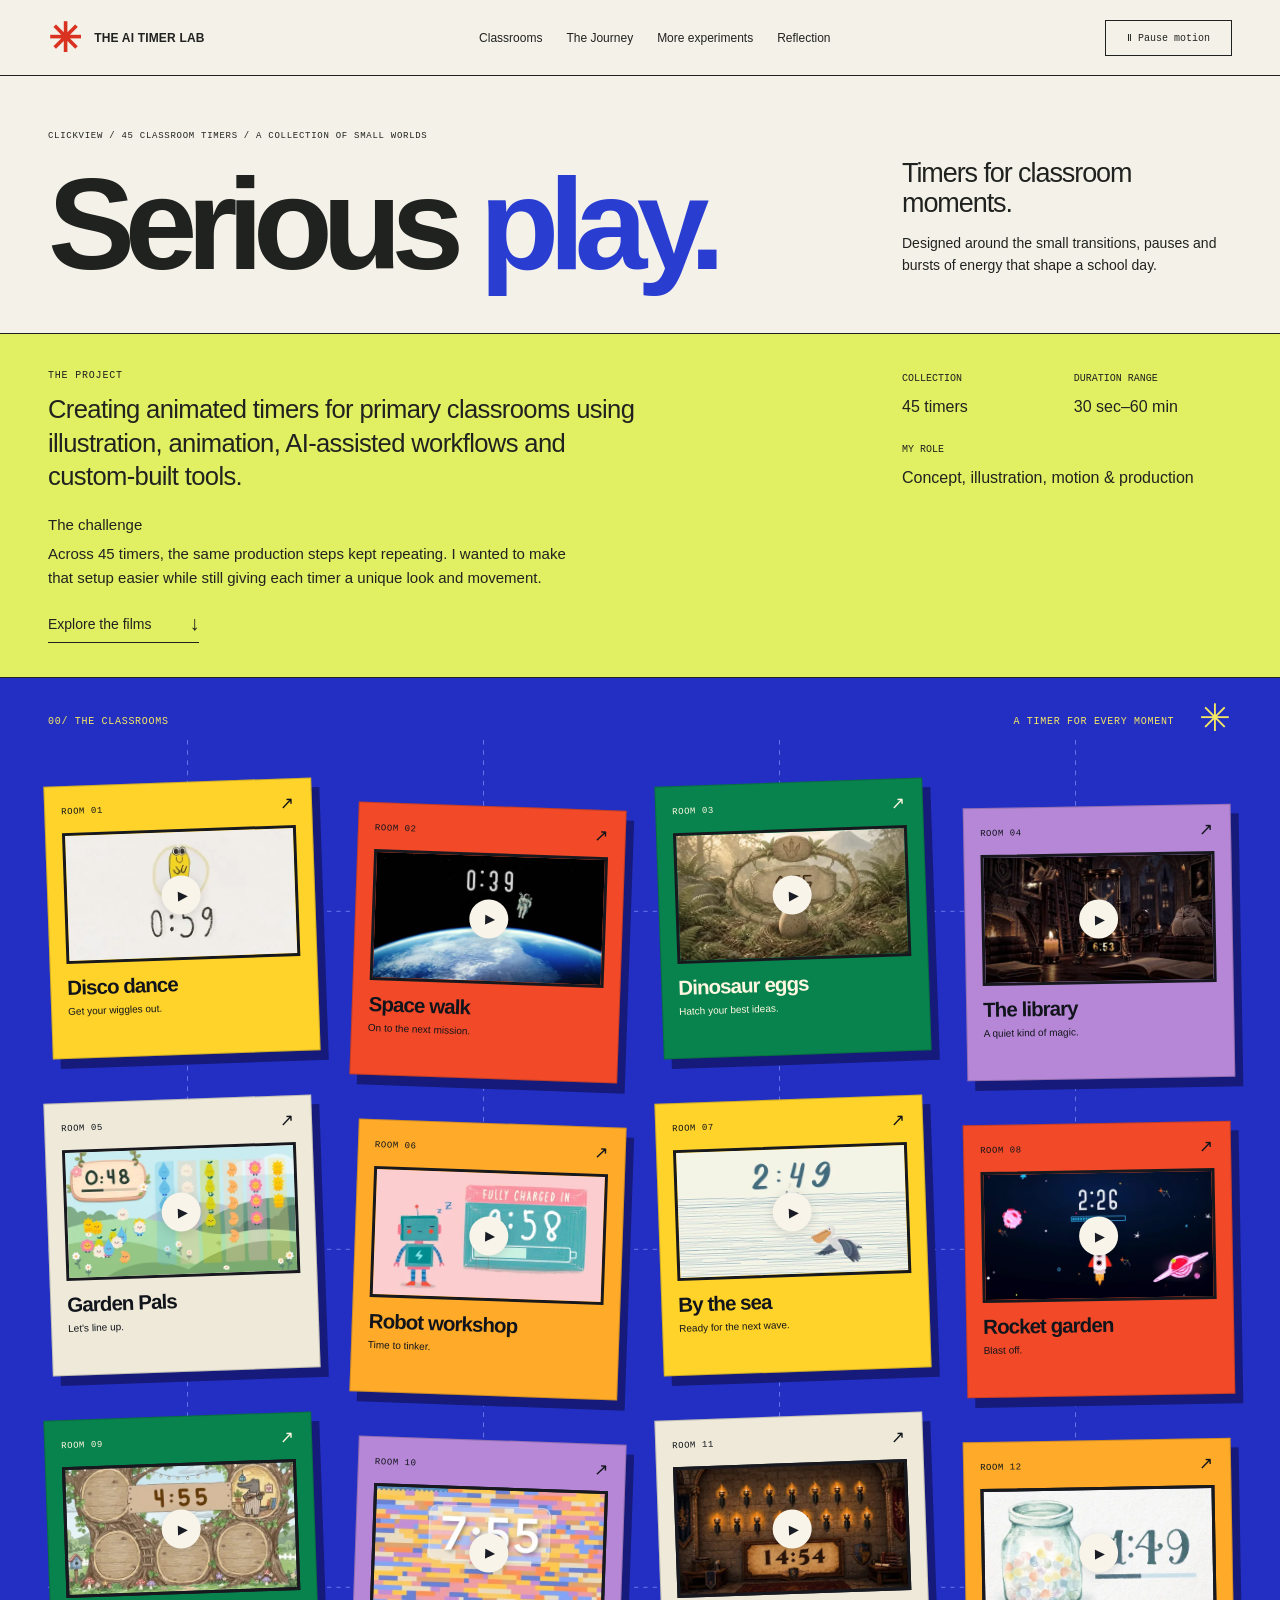
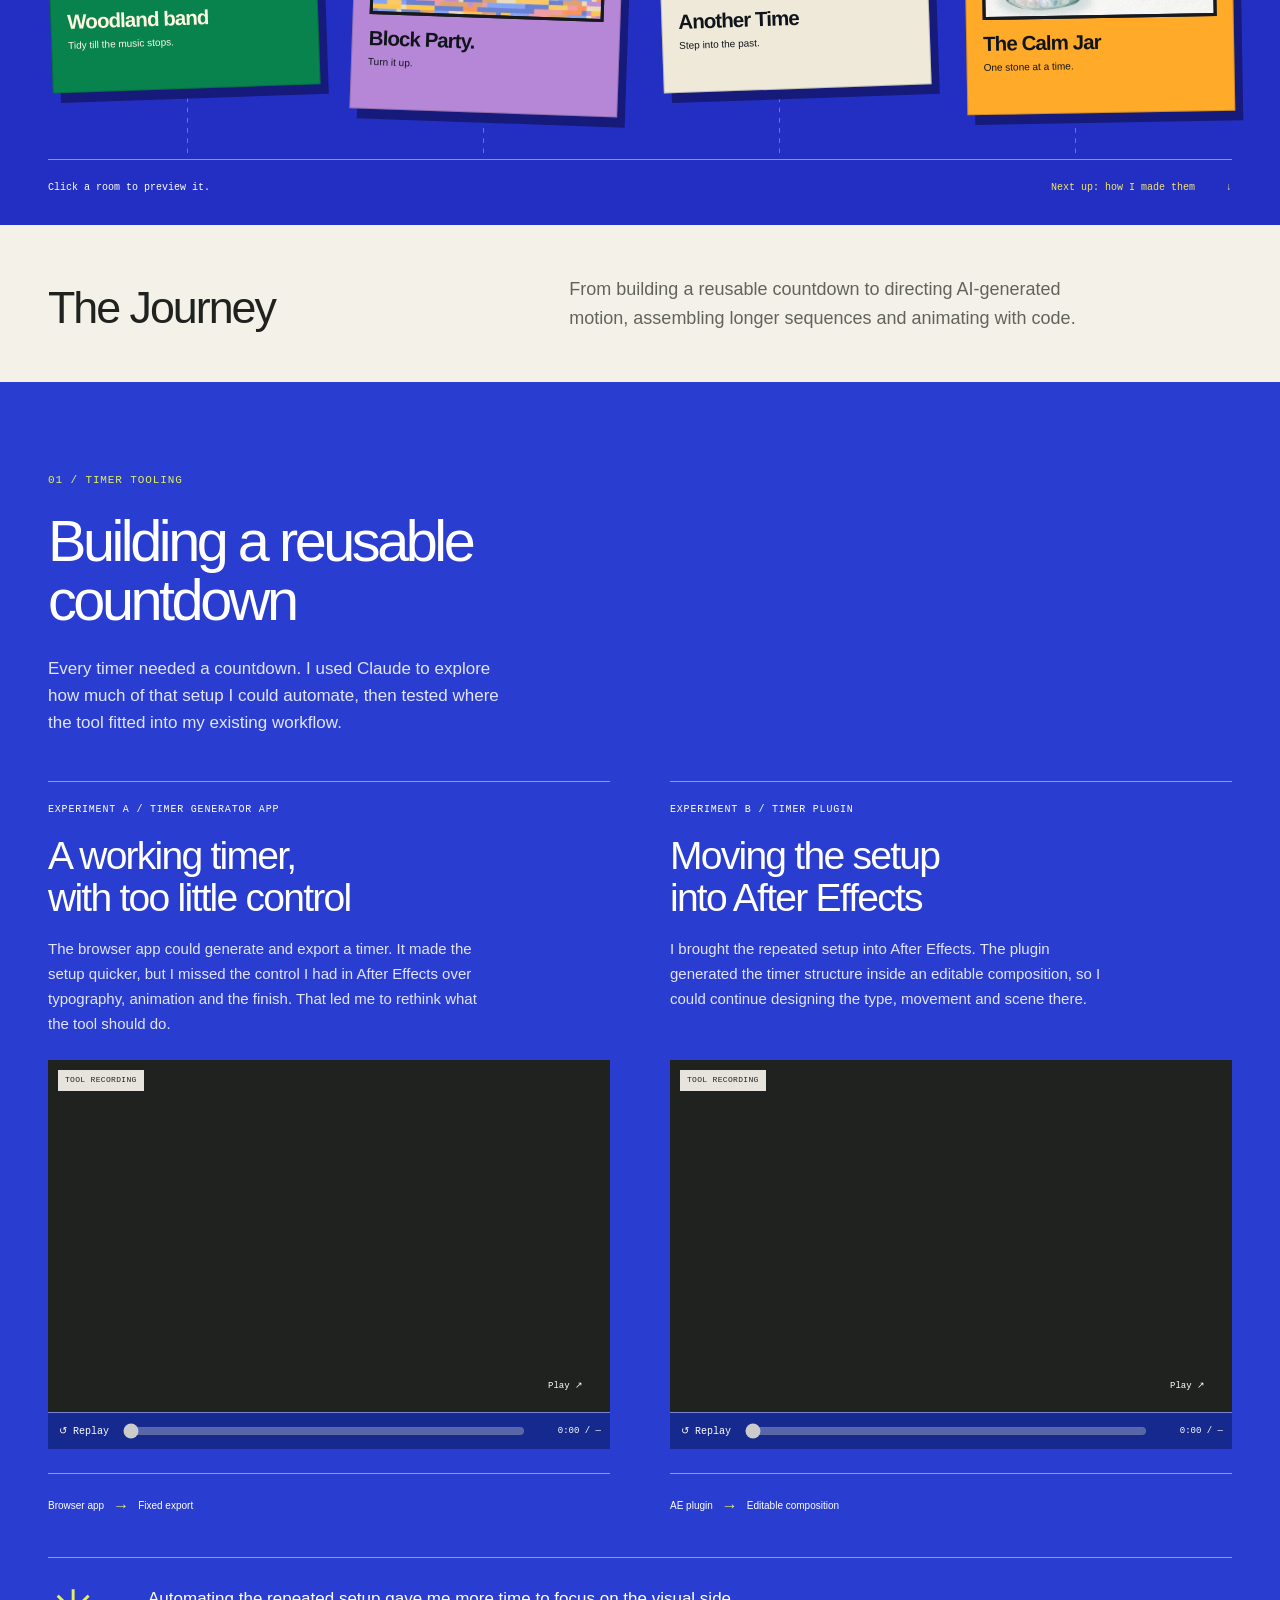
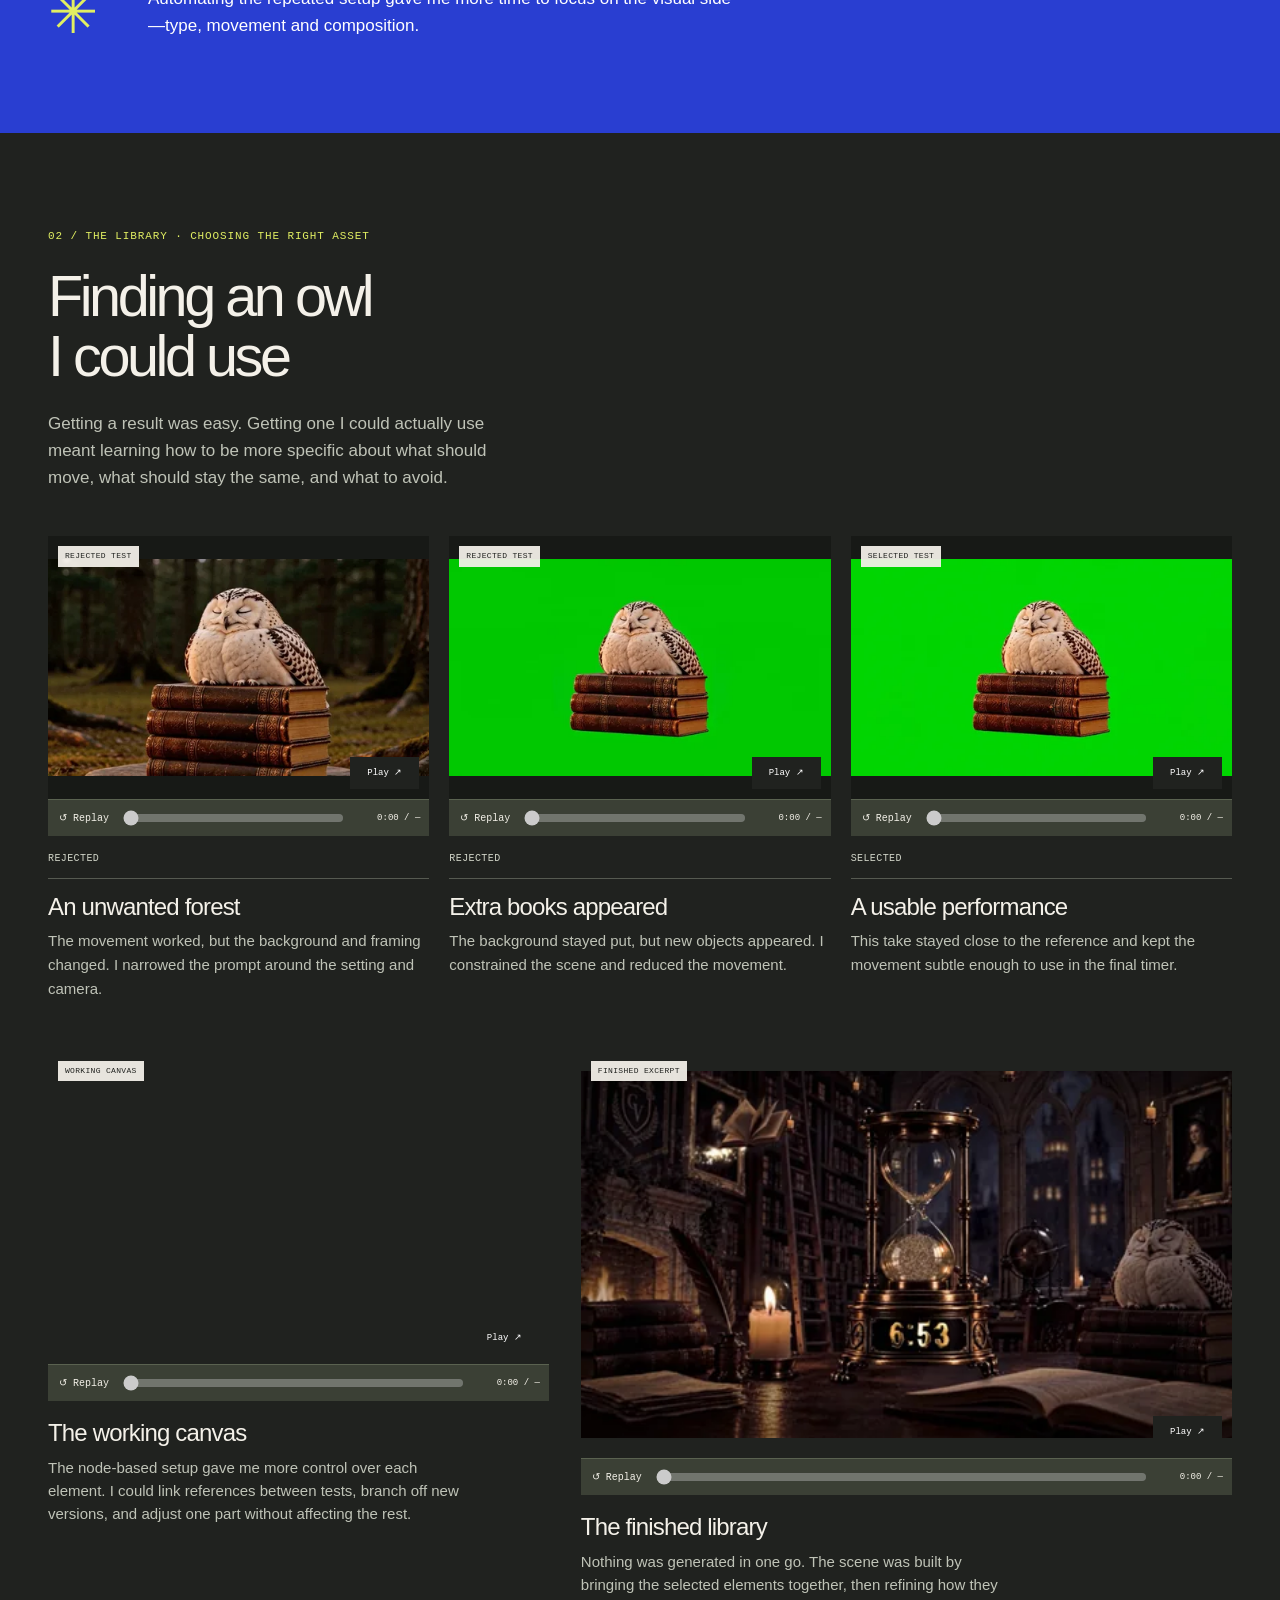
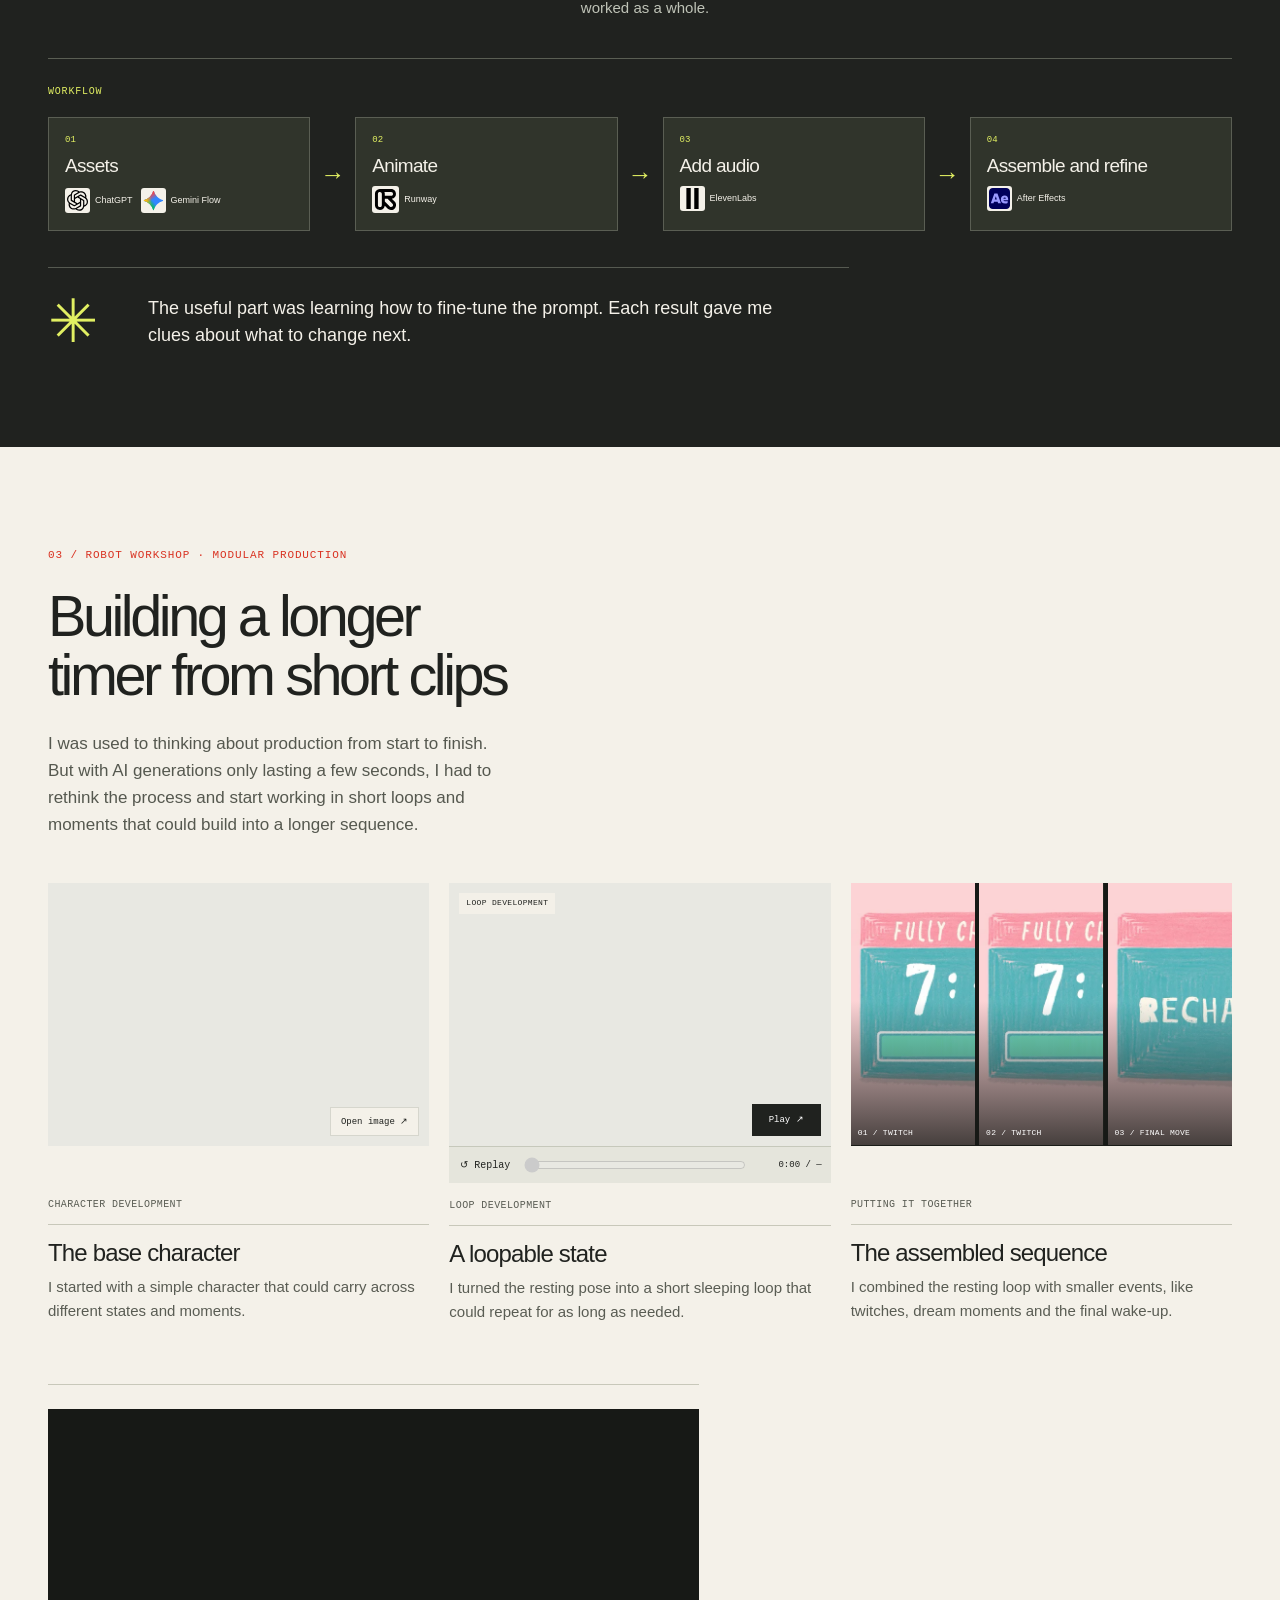
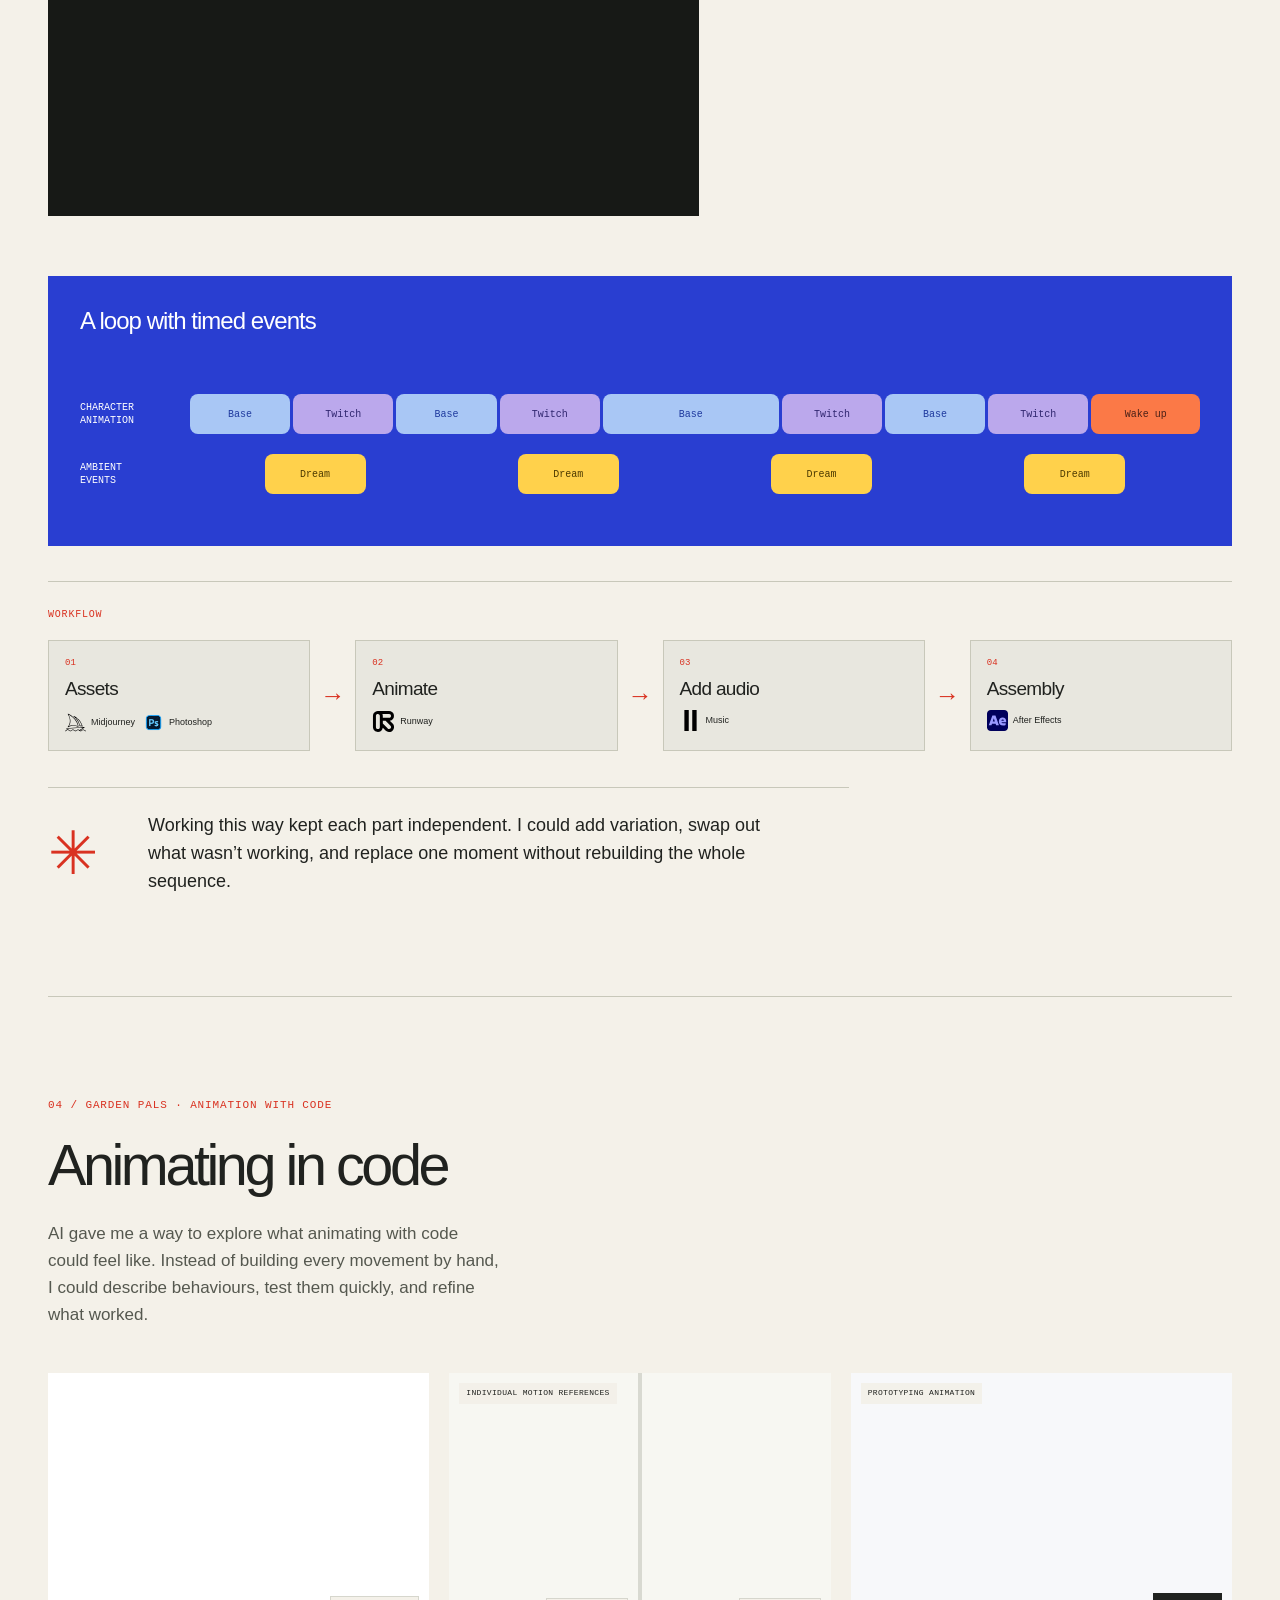
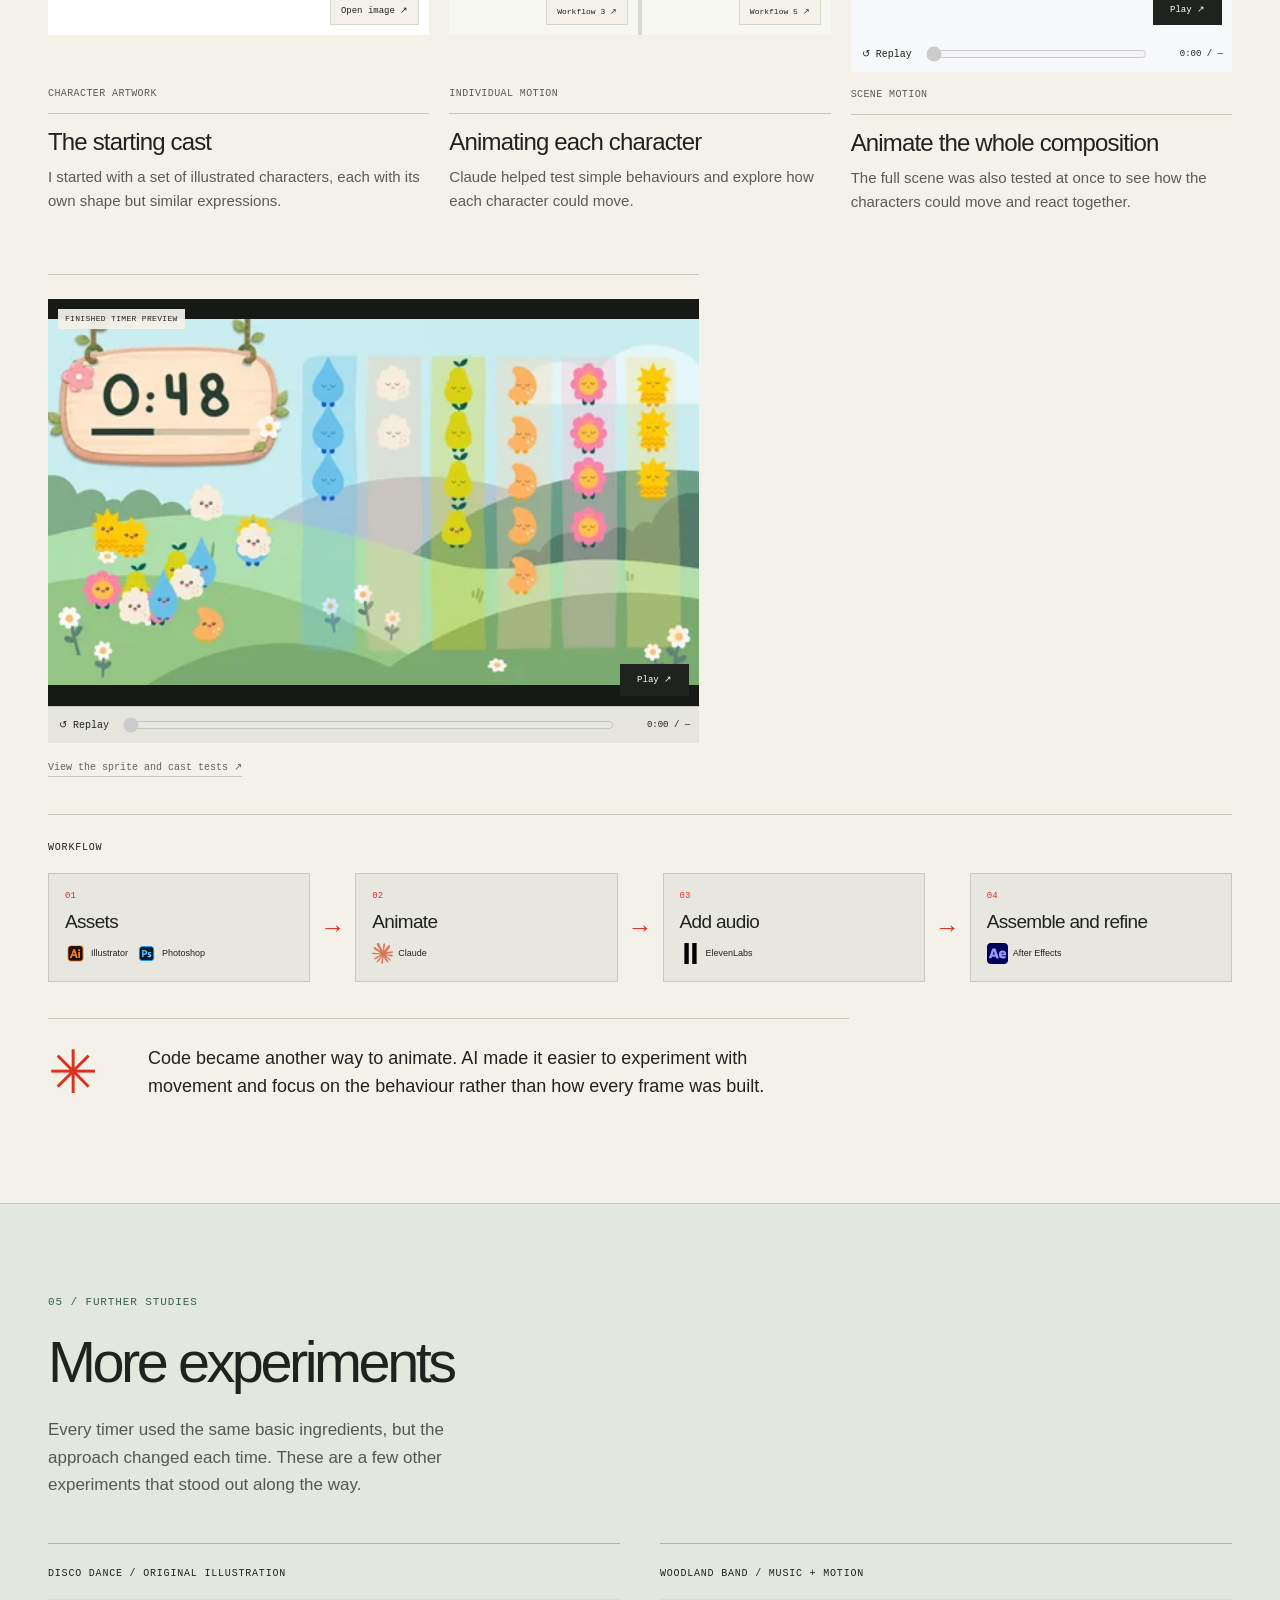
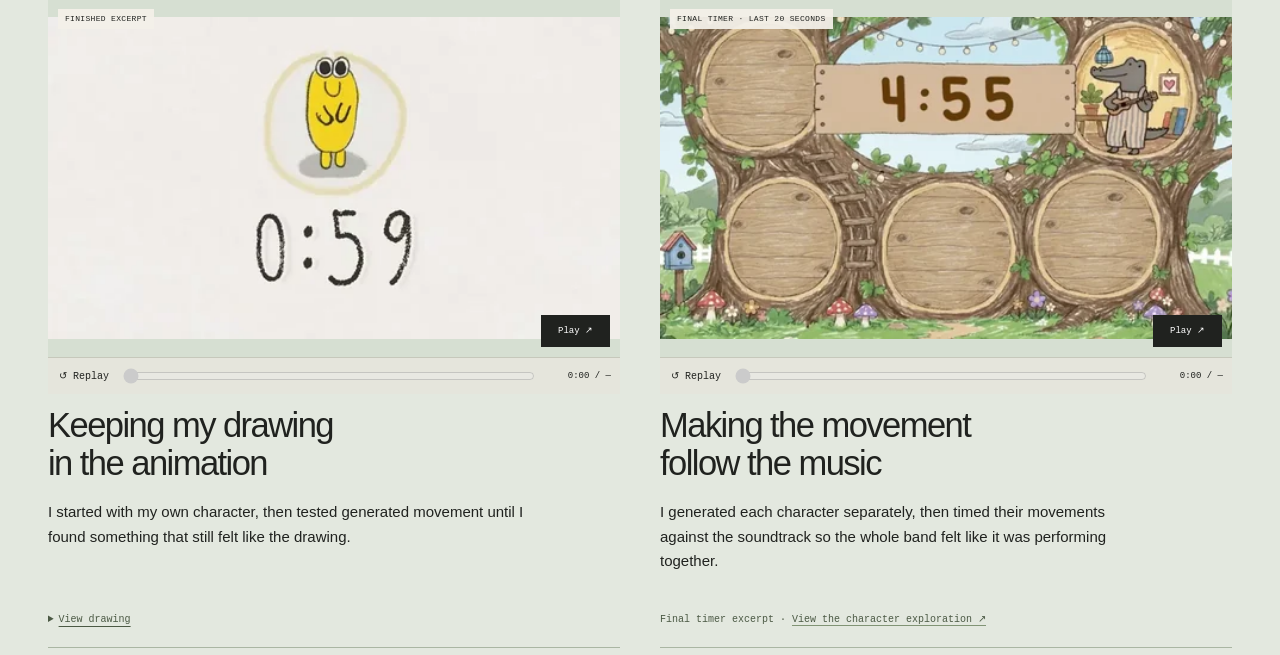
<file: design-h.html>
<!doctype html>
<html lang="en">
<head>
  <meta charset="utf-8">
  <meta name="viewport" content="width=device-width, initial-scale=1">
  <meta name="robots" content="noindex, nofollow, noimageindex">
  <meta http-equiv="refresh" content="0; url=featured.html">
  <title>The AI Timer Lab — Page moved</title>
</head>
<body>
  <p>This portfolio has moved to <a href="featured.html">the featured project</a>.</p>
</body>
</html>
</file>
